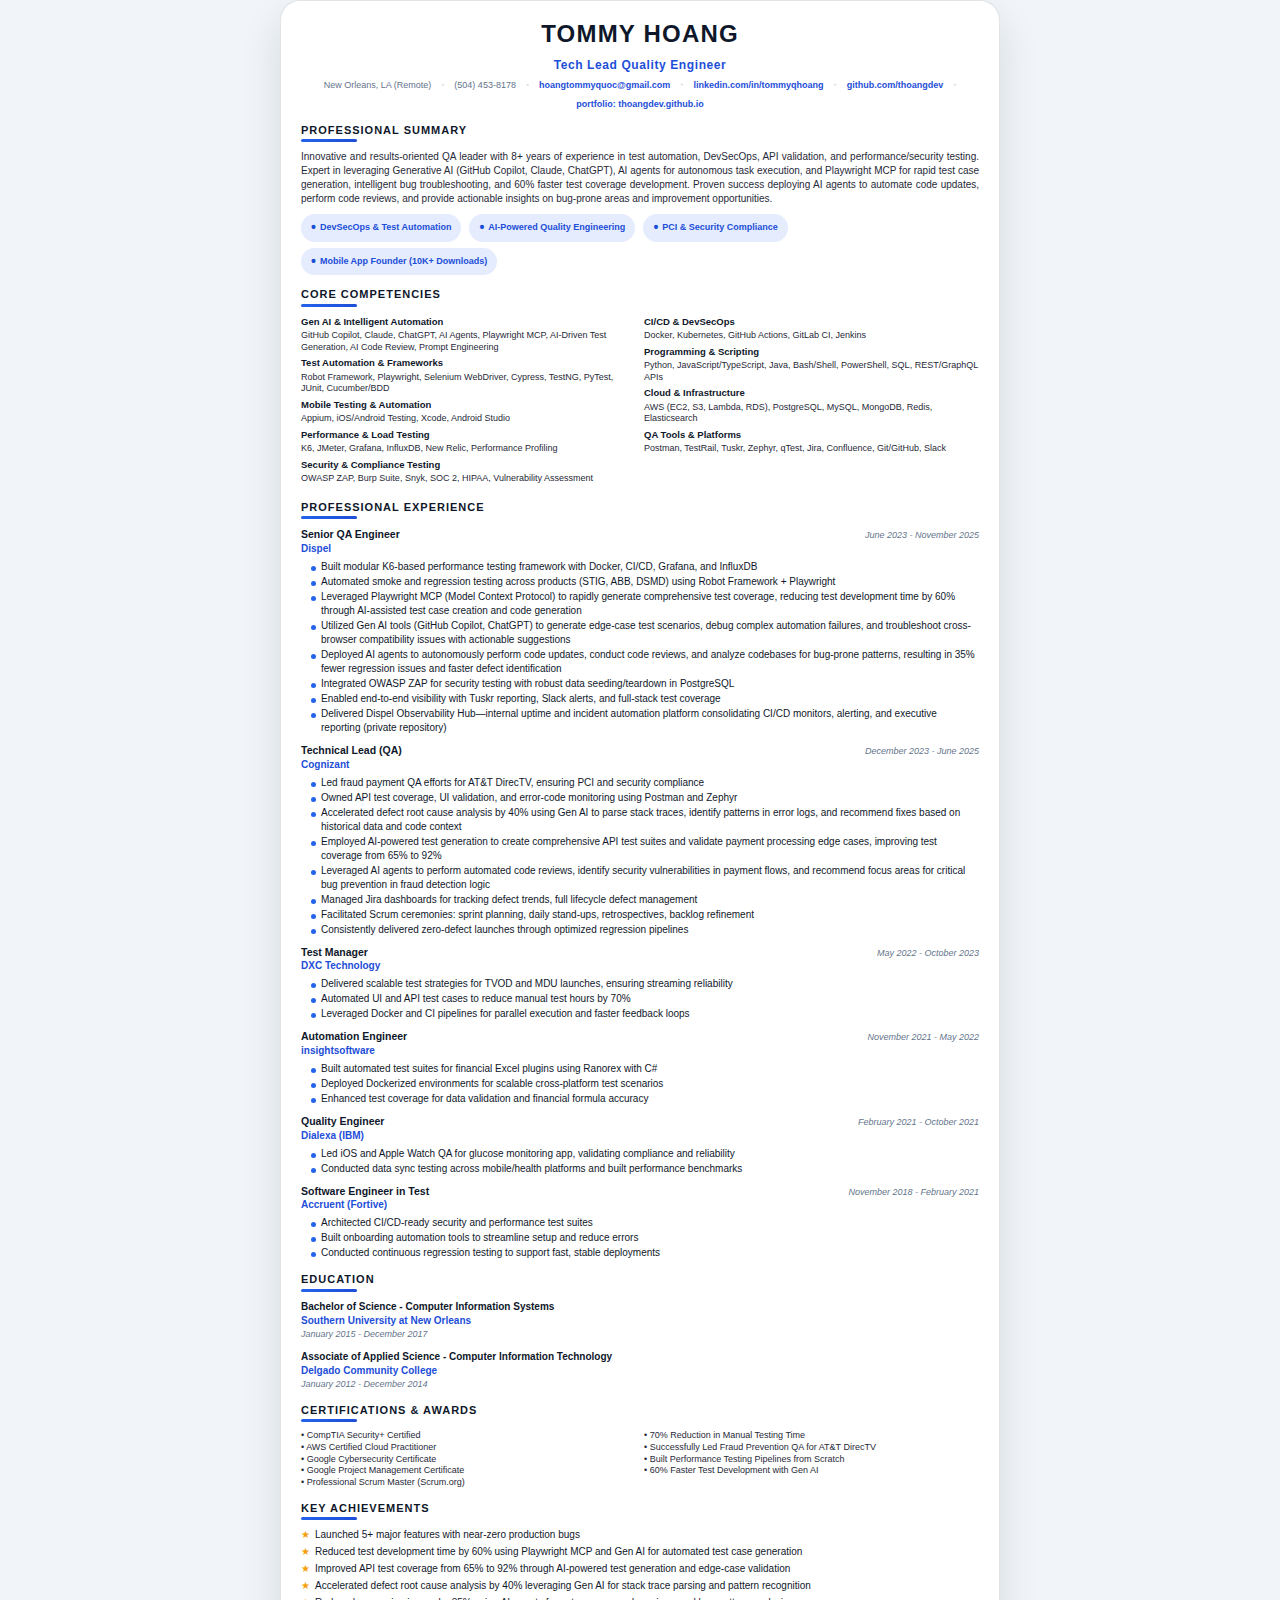
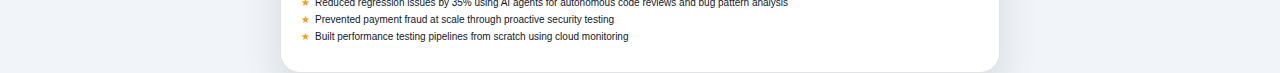
<file: assets/resume-pdf.html>
<!DOCTYPE html>
<html lang="en">
<head>
    <meta charset="UTF-8">
    <meta name="viewport" content="width=device-width, initial-scale=1.0">
    <title>Tommy Hoang - Resume</title>
    <style>
        @page {
            size: letter;
            margin: 0;
        }

        @import url('https://fonts.googleapis.com/css2?family=Inter:wght@400;500;600;700&family=Poppins:wght@600;700&display=swap');

        :root {
            --primary: #2563eb;
            --primary-dark: #1d4ed8;
            --accent: #0f172a;
            --muted: #64748b;
            --chip-bg: rgba(37, 99, 235, 0.12);
            --chip-text: #1d4ed8;
            --border: rgba(15, 23, 42, 0.12);
            --shadow: 0 18px 40px rgba(15, 23, 42, 0.12);
        }

        * {
            margin: 0;
            padding: 0;
            box-sizing: border-box;
        }

        body {
            font-family: 'Inter', Arial, sans-serif;
            font-size: 10px;
            line-height: 1.4;
            color: #0f172a;
            background: #f1f5f9;
            margin: 0;
            padding: 0;
        }

        .container {
            width: 100%;
            max-width: 7.5in;
            margin: 0 auto;
            padding: 16px 20px;
            background: #ffffff;
            border-radius: 20px;
            box-shadow: var(--shadow);
            border: 1px solid var(--border);
        }

        .header {
            text-align: center;
            margin-bottom: 12px;
            display: flex;
            flex-direction: column;
            gap: 6px;
        }

        .name {
            font-family: 'Poppins', 'Inter', sans-serif;
            font-size: 24px;
            letter-spacing: 1.2px;
            font-weight: 700;
            color: var(--accent);
        }

        .title {
            font-size: 12px;
            font-weight: 600;
            color: var(--primary-dark);
            letter-spacing: 0.6px;
        }

        .contact {
            display: flex;
            flex-wrap: wrap;
            justify-content: center;
            gap: 6px 10px;
            font-size: 9px;
            color: var(--muted);
        }

        .contact > * {
            position: relative;
        }

        .contact > *:not(:last-child)::after {
            content: '•';
            margin-left: 10px;
            color: var(--border);
        }

        .contact a {
            color: var(--primary-dark);
            text-decoration: none;
            font-weight: 600;
        }

        .contact a:hover {
            text-decoration: underline;
        }

        .section {
            margin-bottom: 12px;
            page-break-inside: avoid;
        }

        .section-title {
            font-size: 11px;
            font-weight: 700;
            text-transform: uppercase;
            letter-spacing: 1px;
            color: var(--accent);
            margin-bottom: 8px;
            position: relative;
            padding-bottom: 4px;
        }

        .section-title::after {
            content: '';
            position: absolute;
            bottom: 0;
            left: 0;
            width: 56px;
            height: 3px;
            border-radius: 999px;
            background: linear-gradient(135deg, var(--primary), var(--primary-dark));
        }

        .summary {
            text-align: justify;
            color: #1f2937;
        }

        .summary-highlights {
            display: flex;
            flex-wrap: wrap;
            gap: 6px 8px;
            margin-top: 8px;
        }

        .summary-highlights span {
            display: inline-flex;
            align-items: center;
            gap: 4px;
            padding: 4px 10px;
            border-radius: 999px;
            background: var(--chip-bg);
            color: var(--chip-text);
            font-size: 9px;
            font-weight: 600;
        }

        .summary-highlights span::before {
            content: '•';
            font-size: 14px;
        }

        .job {
            margin-bottom: 8px;
            page-break-inside: avoid;
        }

        .job-header {
            display: flex;
            justify-content: space-between;
            align-items: baseline;
            margin-bottom: 4px;
        }

        .job-title {
            font-weight: 700;
            font-size: 10.5px;
            color: var(--accent);
        }

        .company {
            color: var(--primary-dark);
            font-weight: 600;
            font-size: 10px;
        }

        .duration {
            color: var(--muted);
            font-size: 9px;
            font-style: italic;
        }

        .description {
            margin-top: 3px;
            margin-left: 10px;
        }

        .description ul {
            list-style: none;
        }

        .description li {
            margin-bottom: 1px;
            padding-left: 10px;
            position: relative;
        }

        .description li::before {
            content: '';
            position: absolute;
            left: 0;
            top: 6px;
            width: 5px;
            height: 5px;
            border-radius: 50%;
            background: var(--primary);
        }

        .skills-grid {
            display: grid;
            grid-template-columns: repeat(2, minmax(0, 1fr));
            gap: 8px;
            margin-top: 4px;
        }

        .skills-category {
            margin-bottom: 3px;
        }

        .skills-category-title {
            font-weight: 600;
            color: var(--accent);
            margin-bottom: 2px;
            font-size: 9.5px;
        }

        .skills-list {
            font-size: 9px;
            color: #1f2937;
            line-height: 1.3;
        }

        .education-item {
            margin-bottom: 10px;
        }

        .degree {
            font-weight: 700;
            color: var(--accent);
        }

        .school {
            color: var(--primary-dark);
            font-weight: 600;
        }

        .achievements {
            margin-top: 6px;
        }

        .achievements ul {
            list-style: none;
        }

        .achievements li {
            margin-bottom: 3px;
            padding-left: 14px;
            position: relative;
        }

        .achievements li::before {
            content: '★';
            color: #f59e0b;
            position: absolute;
            left: 0;
            top: 0;
        }

        .private-note {
            font-size: 10px;
            color: var(--muted);
            font-style: italic;
            margin-top: 4px;
        }

        a {
            color: var(--primary-dark);
        }

        @media print {
            * {
                print-color-adjust: exact;
                -webkit-print-color-adjust: exact;
            }

            body {
                background: #ffffff;
                margin: 0;
                padding: 0;
            }

            .container {
                box-shadow: none;
                border-radius: 0;
                border: none;
                max-width: 100%;
                width: 100%;
                /* This creates the margin effect - 0.4in all around */
                padding: 0.4in;
                margin: 0;
            }

            .header {
                margin-bottom: 8px;
                gap: 4px;
            }

            .name {
                font-size: 22px;
            }

            .title {
                font-size: 11px;
            }

            .contact {
                font-size: 8.5px;
            }

            .section {
                margin-bottom: 8px;
            }

            .section-title {
                margin-bottom: 5px;
                font-size: 10px;
            }

            .section-title::after {
                background: var(--primary);
            }

            .job {
                margin-bottom: 6px;
            }

            .summary {
                line-height: 1.3;
            }

            .description {
                margin-left: 8px;
            }

            .description li {
                margin-bottom: 1px;
            }
        }
    </style>
</head>
<body>
    <div class="container">
        <div class="header">
            <div class="name">TOMMY HOANG</div>
            <div class="title">Tech Lead Quality Engineer</div>
            <div class="contact">
                <span>New Orleans, LA (Remote)</span>
                <span>(504) 453-8178</span>
                <a href="mailto:hoangtommyquoc@gmail.com">hoangtommyquoc@gmail.com</a>
                <a href="https://linkedin.com/in/tommyqhoang">linkedin.com/in/tommyqhoang</a>
                <a href="https://github.com/thoangdev">github.com/thoangdev</a>
                <a href="https://thoangdev.github.io/">portfolio: thoangdev.github.io</a>
            </div>
        </div>

        <div class="section">
            <div class="section-title">Professional Summary</div>
            <div class="summary">
                Innovative and results-oriented QA leader with 8+ years of experience in test automation, DevSecOps, API validation, and performance/security testing. Expert in leveraging Generative AI (GitHub Copilot, Claude, ChatGPT), AI agents for autonomous task execution, and Playwright MCP for rapid test case generation, intelligent bug troubleshooting, and 60% faster test coverage development. Proven success deploying AI agents to automate code updates, perform code reviews, and provide actionable insights on bug-prone areas and improvement opportunities.
            </div>
            <div class="summary-highlights">
                <span>DevSecOps & Test Automation</span>
                <span>AI-Powered Quality Engineering</span>
                <span>PCI & Security Compliance</span>
                <span>Mobile App Founder (10K+ Downloads)</span>
            </div>
        </div>

        <div class="section">
            <div class="section-title">Core Competencies</div>
            <div class="skills-grid">
                <div>
                    <div class="skills-category">
                        <div class="skills-category-title">Gen AI & Intelligent Automation</div>
                        <div class="skills-list">GitHub Copilot, Claude, ChatGPT, AI Agents, Playwright MCP, AI-Driven Test Generation, AI Code Review, Prompt Engineering</div>
                    </div>
                    <div class="skills-category">
                        <div class="skills-category-title">Test Automation & Frameworks</div>
                        <div class="skills-list">Robot Framework, Playwright, Selenium WebDriver, Cypress, TestNG, PyTest, JUnit, Cucumber/BDD</div>
                    </div>
                    <div class="skills-category">
                        <div class="skills-category-title">Mobile Testing & Automation</div>
                        <div class="skills-list">Appium, iOS/Android Testing, Xcode, Android Studio</div>
                    </div>
                    <div class="skills-category">
                        <div class="skills-category-title">Performance & Load Testing</div>
                        <div class="skills-list">K6, JMeter, Grafana, InfluxDB, New Relic, Performance Profiling</div>
                    </div>
                    <div class="skills-category">
                        <div class="skills-category-title">Security & Compliance Testing</div>
                        <div class="skills-list">OWASP ZAP, Burp Suite, Snyk, SOC 2, HIPAA, Vulnerability Assessment</div>
                    </div>
                </div>
                <div>
                    <div class="skills-category">
                        <div class="skills-category-title">CI/CD & DevSecOps</div>
                        <div class="skills-list">Docker, Kubernetes, GitHub Actions, GitLab CI, Jenkins</div>
                    </div>
                    <div class="skills-category">
                        <div class="skills-category-title">Programming & Scripting</div>
                        <div class="skills-list">Python, JavaScript/TypeScript, Java, Bash/Shell, PowerShell, SQL, REST/GraphQL APIs</div>
                    </div>
                    <div class="skills-category">
                        <div class="skills-category-title">Cloud & Infrastructure</div>
                        <div class="skills-list">AWS (EC2, S3, Lambda, RDS), PostgreSQL, MySQL, MongoDB, Redis, Elasticsearch</div>
                    </div>
                    <div class="skills-category">
                        <div class="skills-category-title">QA Tools & Platforms</div>
                        <div class="skills-list">Postman, TestRail, Tuskr, Zephyr, qTest, Jira, Confluence, Git/GitHub, Slack</div>
                    </div>
                </div>
            </div>
        </div>

        <div class="section">
            <div class="section-title">Professional Experience</div>
            
            <div class="job">
                <div class="job-header">
                    <div>
                        <div class="job-title">Senior QA Engineer</div>
                        <div class="company">Dispel</div>
                    </div>
                    <div class="duration">June 2023 - November 2025</div>
                </div>
                <div class="description">
                    <ul>
                        <li>Built modular K6-based performance testing framework with Docker, CI/CD, Grafana, and InfluxDB</li>
                        <li>Automated smoke and regression testing across products (STIG, ABB, DSMD) using Robot Framework + Playwright</li>
                        <li>Leveraged Playwright MCP (Model Context Protocol) to rapidly generate comprehensive test coverage, reducing test development time by 60% through AI-assisted test case creation and code generation</li>
                        <li>Utilized Gen AI tools (GitHub Copilot, ChatGPT) to generate edge-case test scenarios, debug complex automation failures, and troubleshoot cross-browser compatibility issues with actionable suggestions</li>
                        <li>Deployed AI agents to autonomously perform code updates, conduct code reviews, and analyze codebases for bug-prone patterns, resulting in 35% fewer regression issues and faster defect identification</li>
                        <li>Integrated OWASP ZAP for security testing with robust data seeding/teardown in PostgreSQL</li>
                        <li>Enabled end-to-end visibility with Tuskr reporting, Slack alerts, and full-stack test coverage</li>
                        <li>Delivered Dispel Observability Hub—internal uptime and incident automation platform consolidating CI/CD monitors, alerting, and executive reporting (private repository)</li>
                    </ul>
                </div>
            </div>

            <div class="job">
                <div class="job-header">
                    <div>
                        <div class="job-title">Technical Lead (QA)</div>
                        <div class="company">Cognizant</div>
                    </div>
                    <div class="duration">December 2023 - June 2025</div>
                </div>
                <div class="description">
                    <ul>
                        <li>Led fraud payment QA efforts for AT&T DirecTV, ensuring PCI and security compliance</li>
                        <li>Owned API test coverage, UI validation, and error-code monitoring using Postman and Zephyr</li>
                        <li>Accelerated defect root cause analysis by 40% using Gen AI to parse stack traces, identify patterns in error logs, and recommend fixes based on historical data and code context</li>
                        <li>Employed AI-powered test generation to create comprehensive API test suites and validate payment processing edge cases, improving test coverage from 65% to 92%</li>
                        <li>Leveraged AI agents to perform automated code reviews, identify security vulnerabilities in payment flows, and recommend focus areas for critical bug prevention in fraud detection logic</li>
                        <li>Managed Jira dashboards for tracking defect trends, full lifecycle defect management</li>
                        <li>Facilitated Scrum ceremonies: sprint planning, daily stand-ups, retrospectives, backlog refinement</li>
                        <li>Consistently delivered zero-defect launches through optimized regression pipelines</li>
                    </ul>
                </div>
            </div>

            <div class="job">
                <div class="job-header">
                    <div>
                        <div class="job-title">Test Manager</div>
                        <div class="company">DXC Technology</div>
                    </div>
                    <div class="duration">May 2022 - October 2023</div>
                </div>
                <div class="description">
                    <ul>
                        <li>Delivered scalable test strategies for TVOD and MDU launches, ensuring streaming reliability</li>
                        <li>Automated UI and API test cases to reduce manual test hours by 70%</li>
                        <li>Leveraged Docker and CI pipelines for parallel execution and faster feedback loops</li>
                    </ul>
                </div>
            </div>

            <div class="job">
                <div class="job-header">
                    <div>
                        <div class="job-title">Automation Engineer</div>
                        <div class="company">insightsoftware</div>
                    </div>
                    <div class="duration">November 2021 - May 2022</div>
                </div>
                <div class="description">
                    <ul>
                        <li>Built automated test suites for financial Excel plugins using Ranorex with C#</li>
                        <li>Deployed Dockerized environments for scalable cross-platform test scenarios</li>
                        <li>Enhanced test coverage for data validation and financial formula accuracy</li>
                    </ul>
                </div>
            </div>

            <div class="job">
                <div class="job-header">
                    <div>
                        <div class="job-title">Quality Engineer</div>
                        <div class="company">Dialexa (IBM)</div>
                    </div>
                    <div class="duration">February 2021 - October 2021</div>
                </div>
                <div class="description">
                    <ul>
                        <li>Led iOS and Apple Watch QA for glucose monitoring app, validating compliance and reliability</li>
                        <li>Conducted data sync testing across mobile/health platforms and built performance benchmarks</li>
                    </ul>
                </div>
            </div>

            <div class="job">
                <div class="job-header">
                    <div>
                        <div class="job-title">Software Engineer in Test</div>
                        <div class="company">Accruent (Fortive)</div>
                    </div>
                    <div class="duration">November 2018 - February 2021</div>
                </div>
                <div class="description">
                    <ul>
                        <li>Architected CI/CD-ready security and performance test suites</li>
                        <li>Built onboarding automation tools to streamline setup and reduce errors</li>
                        <li>Conducted continuous regression testing to support fast, stable deployments</li>
                    </ul>
                </div>
            </div>
        </div>

        <div class="section">
            <div class="section-title">Education</div>
            <div class="education-item">
                <div class="degree">Bachelor of Science - Computer Information Systems</div>
                <div class="school">Southern University at New Orleans</div>
                <div class="duration">January 2015 - December 2017</div>
            </div>
            <div class="education-item">
                <div class="degree">Associate of Applied Science - Computer Information Technology</div>
                <div class="school">Delgado Community College</div>
                <div class="duration">January 2012 - December 2014</div>
            </div>
        </div>

        <div class="section">
            <div class="section-title">Certifications & Awards</div>
            <div class="skills-grid">
                <div>
                    <div class="skills-list">
                        • CompTIA Security+ Certified<br>
                        • AWS Certified Cloud Practitioner<br>
                        • Google Cybersecurity Certificate<br>
                        • Google Project Management Certificate<br>
                        • Professional Scrum Master (Scrum.org)
                    </div>
                </div>
                <div>
                    <div class="skills-list">
                        • 70% Reduction in Manual Testing Time<br>
                        • Successfully Led Fraud Prevention QA for AT&T DirecTV<br>
                        • Built Performance Testing Pipelines from Scratch<br>
                        • 60% Faster Test Development with Gen AI
                    </div>
                </div>
            </div>
        </div>

        <div class="section">
            <div class="section-title">Key Achievements</div>
            <div class="achievements">
                <ul>
                    <li>Launched 5+ major features with near-zero production bugs</li>
                    <li>Reduced test development time by 60% using Playwright MCP and Gen AI for automated test case generation</li>
                    <li>Improved API test coverage from 65% to 92% through AI-powered test generation and edge-case validation</li>
                    <li>Accelerated defect root cause analysis by 40% leveraging Gen AI for stack trace parsing and pattern recognition</li>
                    <li>Reduced regression issues by 35% using AI agents for autonomous code reviews and bug pattern analysis</li>
                    <li>Prevented payment fraud at scale through proactive security testing</li>
                    <li>Built performance testing pipelines from scratch using cloud monitoring</li>
                </ul>
            </div>
        </div>
    </div>

    <script>
        // Auto-print when opened directly
        if (window.location.search.includes('print=true')) {
            window.onload = function() {
                setTimeout(function() {
                    window.print();
                }, 500);
            }
        }
    </script>
</body>
</html>
</file>
